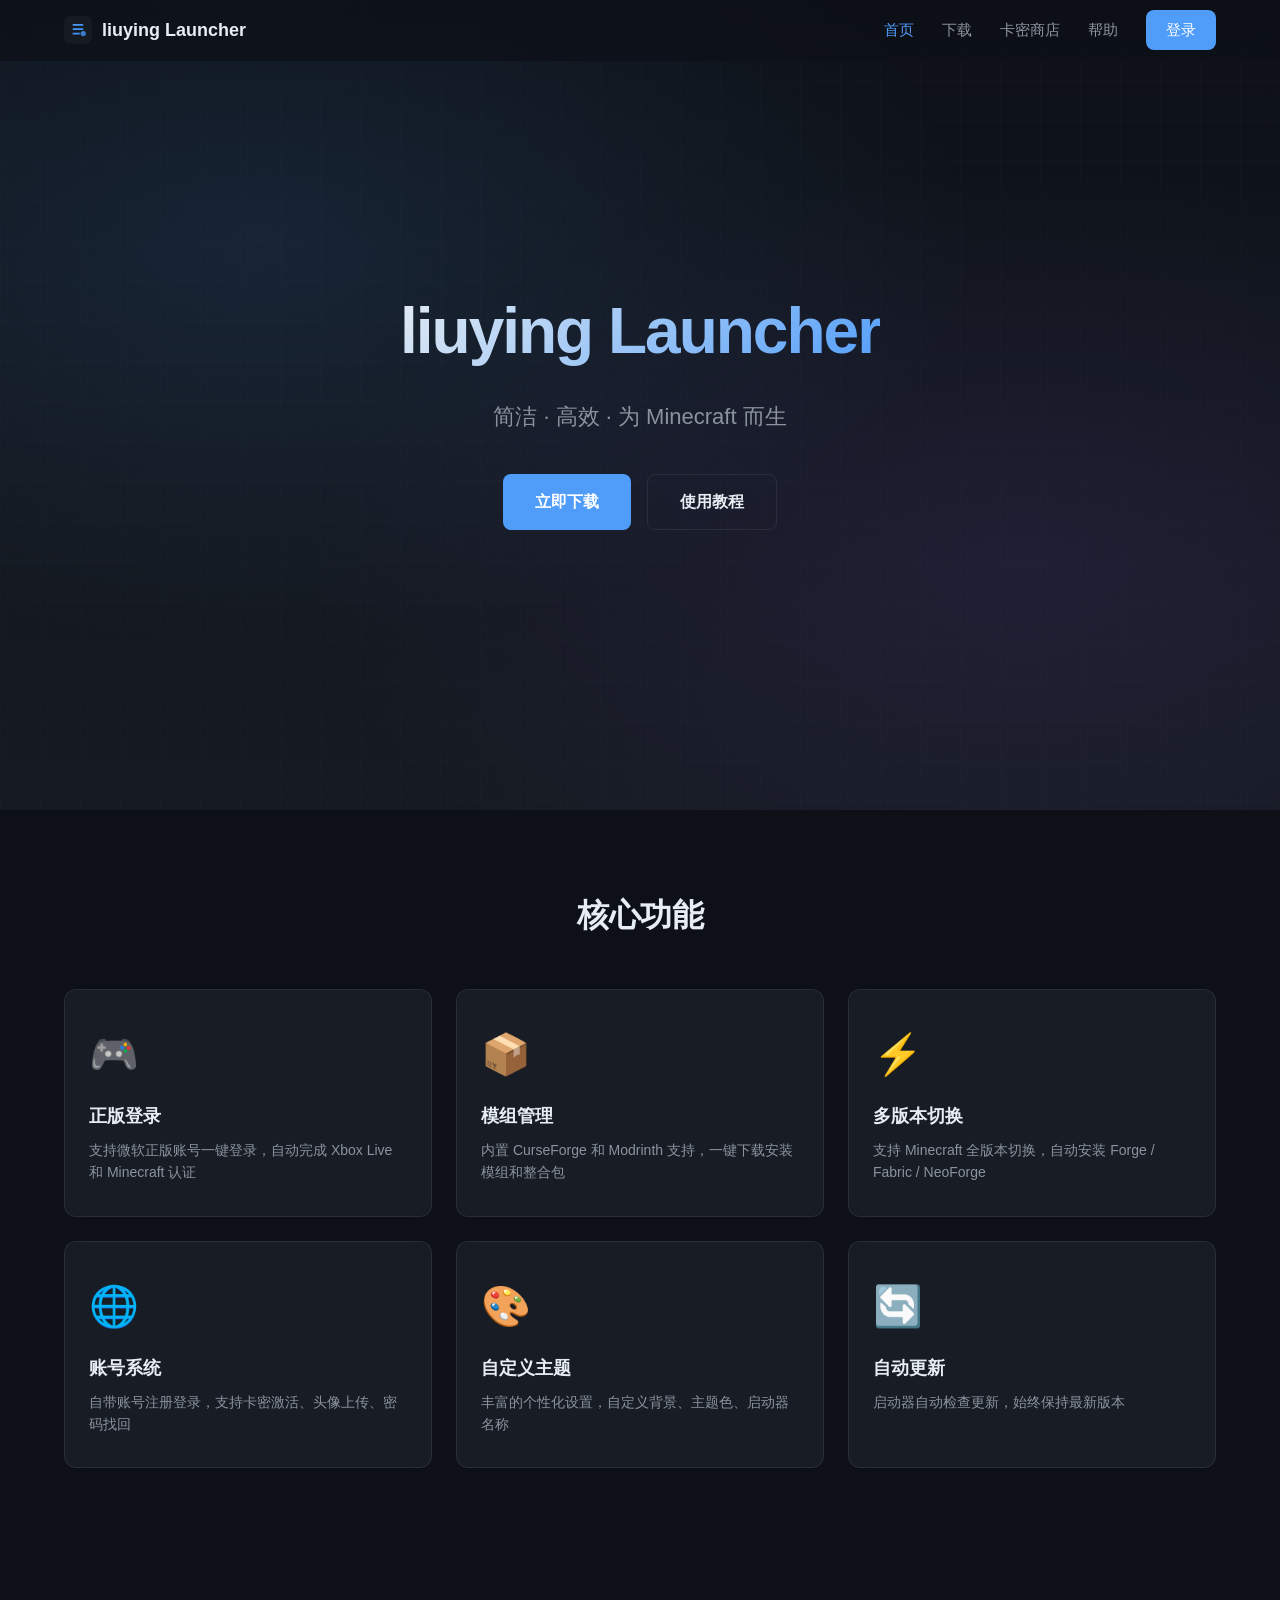
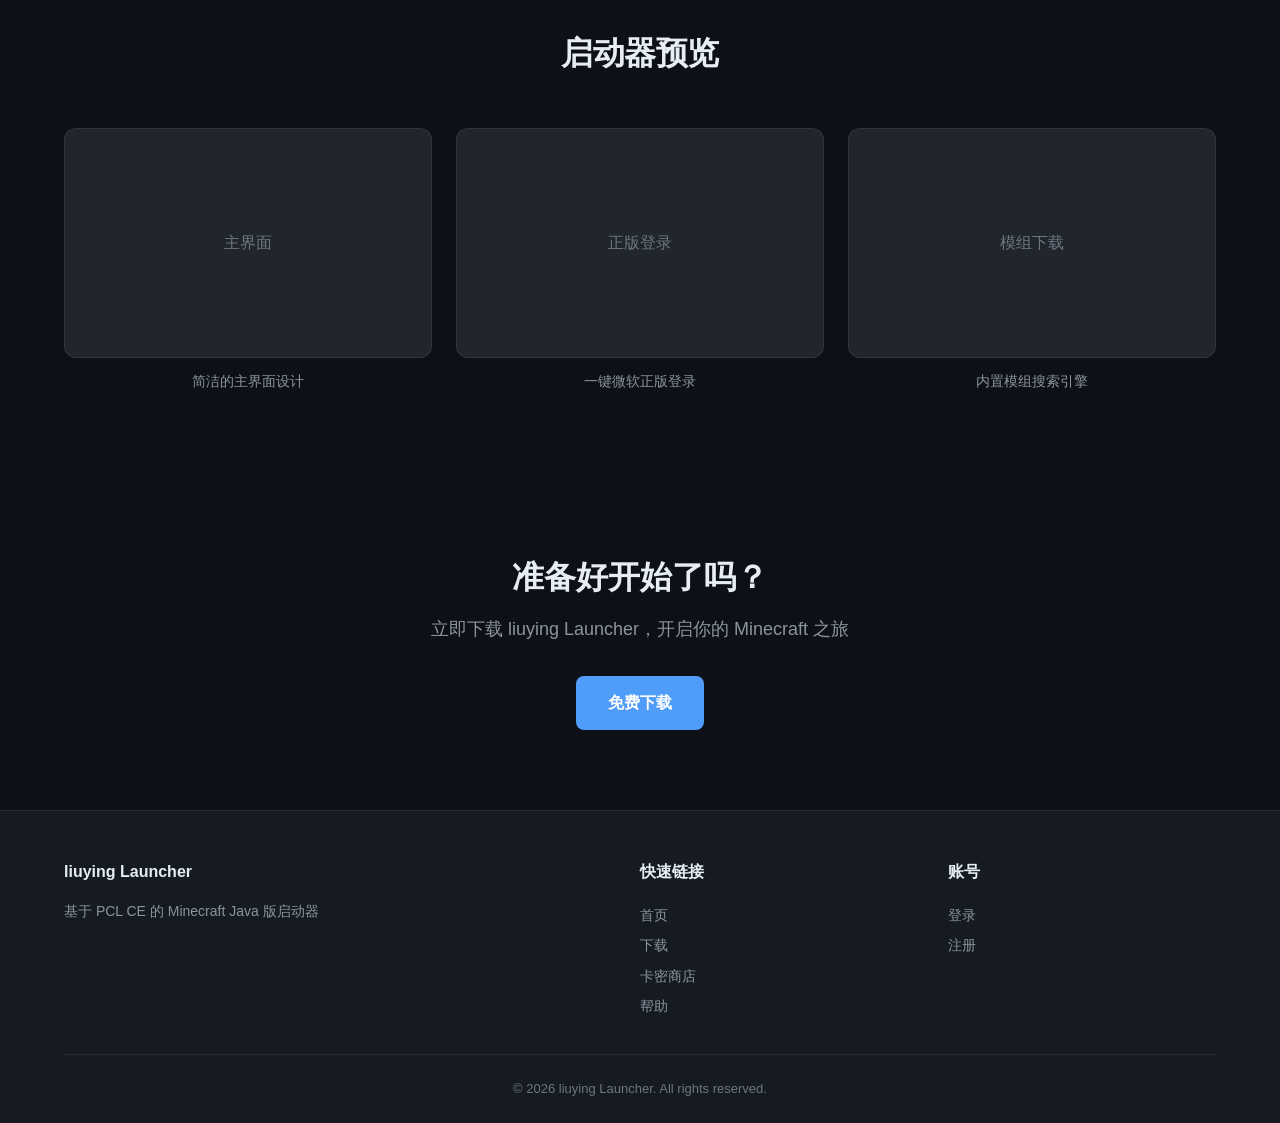
<file: index.html>
<!DOCTYPE html>
<html lang="zh-CN">
<head>
    <meta charset="UTF-8">
    <meta name="viewport" content="width=device-width, initial-scale=1.0">
    <title>liuying Launcher - Minecraft 启动器</title>
    <meta name="description" content="liuying Launcher - 基于 PCL CE 的 Minecraft Java 版启动器，支持正版登录、模组管理、多版本切换">
    <link rel="icon" href="favicon.svg" type="image/svg+xml">
    <link rel="stylesheet" href="css/style.css">
    <link rel="stylesheet" href="css/index.css">
</head>
<body>
    <!-- 导航栏 -->
    <nav class="navbar" id="navbar">
        <div class="nav-container">
            <a href="index.html" class="nav-logo">
                <img src="favicon.svg" alt="logo" class="nav-logo-icon">
                <span>liuying Launcher</span>
            </a>
            <div class="nav-links" id="navLinks">
                <a href="index.html" class="nav-link active">首页</a>
                <a href="download.html" class="nav-link">下载</a>
                <a href="shop.html" class="nav-link">卡密商店</a>
                <a href="help.html" class="nav-link">帮助</a>
                <a href="account.html" class="nav-link nav-btn" id="navAccount">登录</a>
            </div>
            <button class="nav-toggle" id="navToggle" aria-label="菜单">
                <span></span><span></span><span></span>
            </button>
        </div>
    </nav>

    <!-- Hero 区域 -->
    <section class="hero">
        <div class="hero-bg"></div>
        <div class="hero-content">
            <h1 class="hero-title">liuying Launcher</h1>
            <p class="hero-subtitle">简洁 · 高效 · 为 Minecraft 而生</p>
            <div class="hero-buttons">
                <a href="download.html" class="btn btn-primary btn-lg">立即下载</a>
                <a href="help.html" class="btn btn-outline btn-lg">使用教程</a>
            </div>
        </div>
    </section>

    <!-- 功能特性 -->
    <section class="features section">
        <div class="container">
            <h2 class="section-title">核心功能</h2>
            <div class="features-grid">
                <div class="feature-card">
                    <div class="feature-icon">🎮</div>
                    <h3>正版登录</h3>
                    <p>支持微软正版账号一键登录，自动完成 Xbox Live 和 Minecraft 认证</p>
                </div>
                <div class="feature-card">
                    <div class="feature-icon">📦</div>
                    <h3>模组管理</h3>
                    <p>内置 CurseForge 和 Modrinth 支持，一键下载安装模组和整合包</p>
                </div>
                <div class="feature-card">
                    <div class="feature-icon">⚡</div>
                    <h3>多版本切换</h3>
                    <p>支持 Minecraft 全版本切换，自动安装 Forge / Fabric / NeoForge</p>
                </div>
                <div class="feature-card">
                    <div class="feature-icon">🌐</div>
                    <h3>账号系统</h3>
                    <p>自带账号注册登录，支持卡密激活、头像上传、密码找回</p>
                </div>
                <div class="feature-card">
                    <div class="feature-icon">🎨</div>
                    <h3>自定义主题</h3>
                    <p>丰富的个性化设置，自定义背景、主题色、启动器名称</p>
                </div>
                <div class="feature-card">
                    <div class="feature-icon">🔄</div>
                    <h3>自动更新</h3>
                    <p>启动器自动检查更新，始终保持最新版本</p>
                </div>
            </div>
        </div>
    </section>

    <!-- 截图展示 -->
    <section class="screenshots section">
        <div class="container">
            <h2 class="section-title">启动器预览</h2>
            <div class="screenshot-grid">
                <div class="screenshot-card">
                    <div class="screenshot-placeholder">
                        <span>主界面</span>
                    </div>
                    <p>简洁的主界面设计</p>
                </div>
                <div class="screenshot-card">
                    <div class="screenshot-placeholder">
                        <span>正版登录</span>
                    </div>
                    <p>一键微软正版登录</p>
                </div>
                <div class="screenshot-card">
                    <div class="screenshot-placeholder">
                        <span>模组下载</span>
                    </div>
                    <p>内置模组搜索引擎</p>
                </div>
            </div>
        </div>
    </section>

    <!-- 下载入口 -->
    <section class="cta section">
        <div class="container">
            <h2 class="cta-title">准备好开始了吗？</h2>
            <p class="cta-text">立即下载 liuying Launcher，开启你的 Minecraft 之旅</p>
            <a href="download.html" class="btn btn-primary btn-lg">免费下载</a>
        </div>
    </section>

    <!-- 页脚 -->
    <footer class="footer">
        <div class="container">
            <div class="footer-grid">
                <div class="footer-col">
                    <h4>liuying Launcher</h4>
                    <p>基于 PCL CE 的 Minecraft Java 版启动器</p>
                </div>
                <div class="footer-col">
                    <h4>快速链接</h4>
                    <a href="index.html">首页</a>
                    <a href="download.html">下载</a>
                    <a href="shop.html">卡密商店</a>
                    <a href="help.html">帮助</a>
                </div>
                <div class="footer-col">
                    <h4>账号</h4>
                    <a href="account.html">登录</a>
                    <a href="account.html#register">注册</a>
                </div>
            </div>
            <div class="footer-bottom">
                <p>&copy; 2026 liuying Launcher. All rights reserved.</p>
            </div>
        </div>
    </footer>

    <script src="js/main.js"></script>
</body>
</html>
</file>
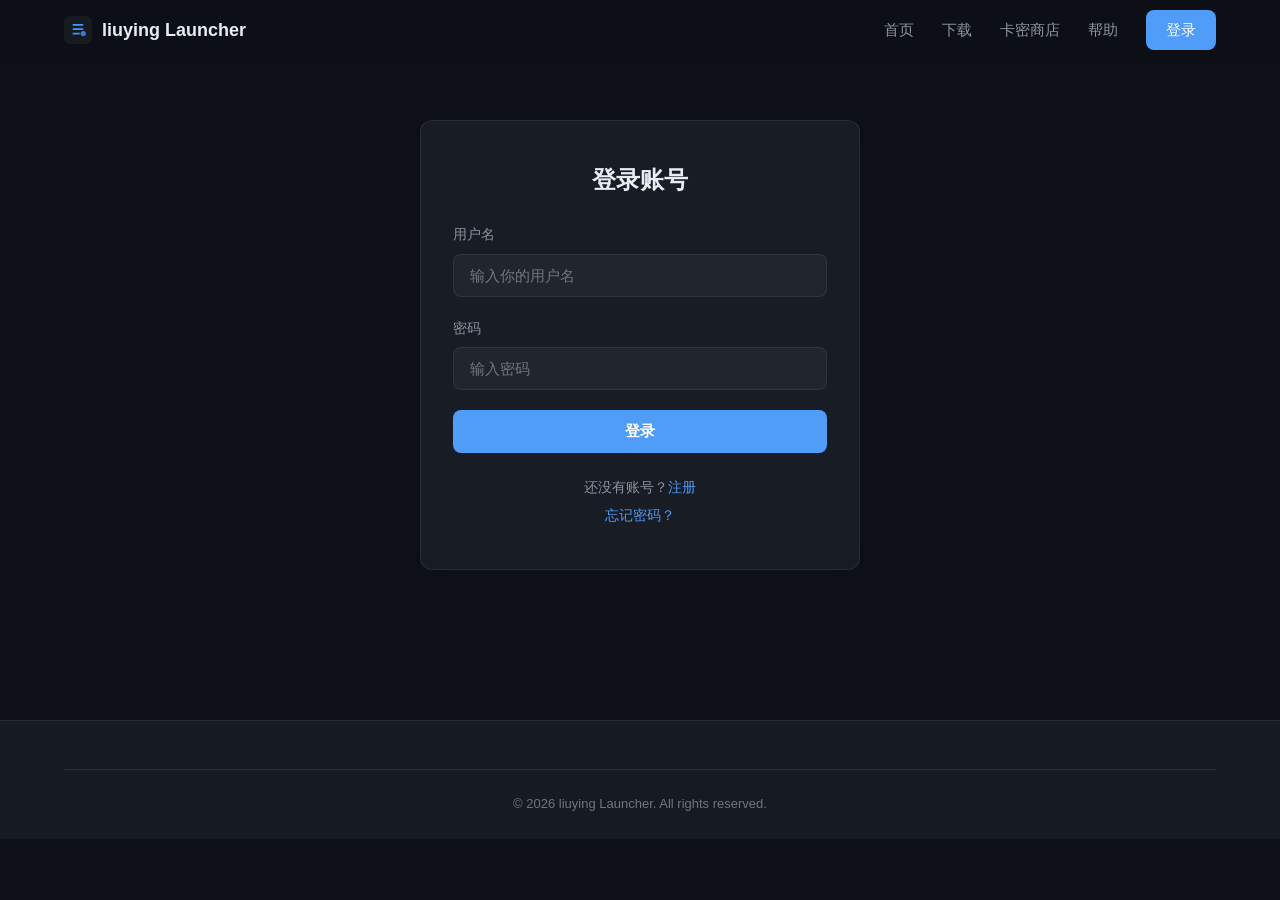
<file: account.html>
<!DOCTYPE html>
<html lang="zh-CN">
<head>
    <meta charset="UTF-8">
    <meta name="viewport" content="width=device-width, initial-scale=1.0">
    <title>账号 - liuying Launcher</title>
    <link rel="icon" href="favicon.svg" type="image/svg+xml">
    <link rel="stylesheet" href="css/style.css">
    <link rel="stylesheet" href="css/account.css">
</head>
<body>
    <nav class="navbar" id="navbar">
        <div class="nav-container">
            <a href="index.html" class="nav-logo">
                <img src="favicon.svg" alt="logo" class="nav-logo-icon">
                <span>liuying Launcher</span>
            </a>
            <div class="nav-links" id="navLinks">
                <a href="index.html" class="nav-link">首页</a>
                <a href="download.html" class="nav-link">下载</a>
                <a href="shop.html" class="nav-link">卡密商店</a>
                <a href="help.html" class="nav-link">帮助</a>
                <a href="account.html" class="nav-link nav-btn active" id="navAccount">登录</a>
            </div>
            <button class="nav-toggle" id="navToggle" aria-label="菜单">
                <span></span><span></span><span></span>
            </button>
        </div>
    </nav>

    <section class="account-section" style="padding-top: 120px;">
        <div class="container">
            <!-- 登录/注册 -->
            <div class="auth-card" id="authCard">
                <!-- 登录 -->
                <div class="auth-form" id="loginForm">
                    <h2 class="auth-title">登录账号</h2>
                    <div id="loginAlert"></div>
                    <div class="form-group">
                        <label class="form-label">用户名</label>
                        <input type="text" class="form-input" id="loginName" placeholder="输入你的用户名">
                    </div>
                    <div class="form-group">
                        <label class="form-label">密码</label>
                        <input type="password" class="form-input" id="loginPass" placeholder="输入密码">
                    </div>
                    <button class="btn btn-primary btn-block" id="loginBtn" onclick="doLogin()">登录</button>
                    <p class="auth-switch">
                        还没有账号？<a href="#" onclick="showRegister(); return false;">注册</a><br>
                        <a href="#" onclick="showReset(); return false;">忘记密码？</a>
                    </p>
                </div>

                <!-- 注册 -->
                <div class="auth-form" id="registerForm" style="display: none;">
                    <h2 class="auth-title">注册账号</h2>
                    <div id="registerAlert"></div>
                    <div class="form-group">
                        <label class="form-label">用户名</label>
                        <input type="text" class="form-input" id="regName" placeholder="3-16 位字母数字下划线">
                    </div>
                    <div class="form-group">
                        <label class="form-label">密码</label>
                        <input type="password" class="form-input" id="regPass" placeholder="设置密码">
                    </div>
                    <div class="form-group">
                        <label class="form-label">邮箱</label>
                        <input type="email" class="form-input" id="regEmail" placeholder="用于验证和找回密码">
                    </div>
                    <div class="form-group">
                        <label class="form-label">验证码</label>
                        <div class="code-row">
                            <input type="text" class="form-input" id="regCode" placeholder="邮箱验证码">
                            <button class="btn btn-outline" id="sendCodeBtn" onclick="sendCode()">发送</button>
                        </div>
                    </div>
                    <div class="form-group">
                        <label class="form-label">卡密 <span class="optional">(可选)</span></label>
                        <input type="text" class="form-input" id="regCardKey" placeholder="如有卡密请填写">
                    </div>
                    <button class="btn btn-primary btn-block" id="registerBtn" onclick="doRegister()">注册</button>
                    <p class="auth-switch">
                        已有账号？<a href="#" onclick="showLogin(); return false;">登录</a>
                    </p>
                </div>

                <!-- 重置密码 -->
                <div class="auth-form" id="resetForm" style="display: none;">
                    <h2 class="auth-title">重置密码</h2>
                    <div id="resetAlert"></div>
                    <div class="form-group">
                        <label class="form-label">用户名</label>
                        <input type="text" class="form-input" id="resetName" placeholder="输入你的用户名">
                    </div>
                    <div class="form-group">
                        <label class="form-label">邮箱</label>
                        <input type="email" class="form-input" id="resetEmail" placeholder="注册时填写的邮箱">
                    </div>
                    <div class="form-group">
                        <label class="form-label">验证码</label>
                        <div class="code-row">
                            <input type="text" class="form-input" id="resetCode" placeholder="邮箱验证码">
                            <button class="btn btn-outline" id="resetSendBtn" onclick="sendResetCode()">发送</button>
                        </div>
                    </div>
                    <div class="form-group">
                        <label class="form-label">新密码</label>
                        <input type="password" class="form-input" id="resetPass" placeholder="设置新密码">
                    </div>
                    <button class="btn btn-primary btn-block" onclick="doReset()">重置密码</button>
                    <p class="auth-switch">
                        <a href="#" onclick="showLogin(); return false;">返回登录</a>
                    </p>
                </div>
            </div>

            <!-- 个人中心 -->
            <div class="profile-card" id="profileCard" style="display: none;">
                <h2 class="auth-title">个人中心</h2>
                <div class="profile-header">
                    <div class="profile-avatar" id="profileAvatar">👤</div>
                    <div class="profile-info">
                        <h3 id="profileName">用户名</h3>
                        <p id="profileCreated">注册时间：-</p>
                        <p id="profileLastLogin">上次登录：-</p>
                    </div>
                </div>
                <div class="profile-actions">
                    <button class="btn btn-outline" onclick="showAvatarUpload()">上传头像</button>
                    <button class="btn btn-outline" onclick="showChangePass()">修改密码</button>
                    <button class="btn btn-outline" style="color: var(--red);" onclick="doLogout()">退出登录</button>
                </div>

                <!-- 头像上传 -->
                <div class="sub-form" id="avatarForm" style="display: none;">
                    <h4>上传头像</h4>
                    <div class="form-group">
                        <label class="form-label">选择图片 (PNG, &lt;300KB)</label>
                        <input type="file" class="form-input" id="avatarFile" accept="image/png,image/jpeg">
                    </div>
                    <button class="btn btn-primary btn-block" onclick="uploadAvatar()">上传</button>
                </div>

                <!-- 修改密码 -->
                <div class="sub-form" id="passForm" style="display: none;">
                    <h4>修改密码</h4>
                    <div class="form-group">
                        <label class="form-label">旧密码</label>
                        <input type="password" class="form-input" id="oldPass" placeholder="当前密码">
                    </div>
                    <div class="form-group">
                        <label class="form-label">新密码</label>
                        <input type="password" class="form-input" id="newPass" placeholder="新密码">
                    </div>
                    <button class="btn btn-primary btn-block" onclick="changePass()">修改</button>
                </div>
            </div>
        </div>
    </section>

    <footer class="footer">
        <div class="container">
            <div class="footer-bottom">
                <p>&copy; 2026 liuying Launcher. All rights reserved.</p>
            </div>
        </div>
    </footer>

    <script src="js/main.js"></script>
    <script src="js/account.js"></script>
</body>
</html>
</file>
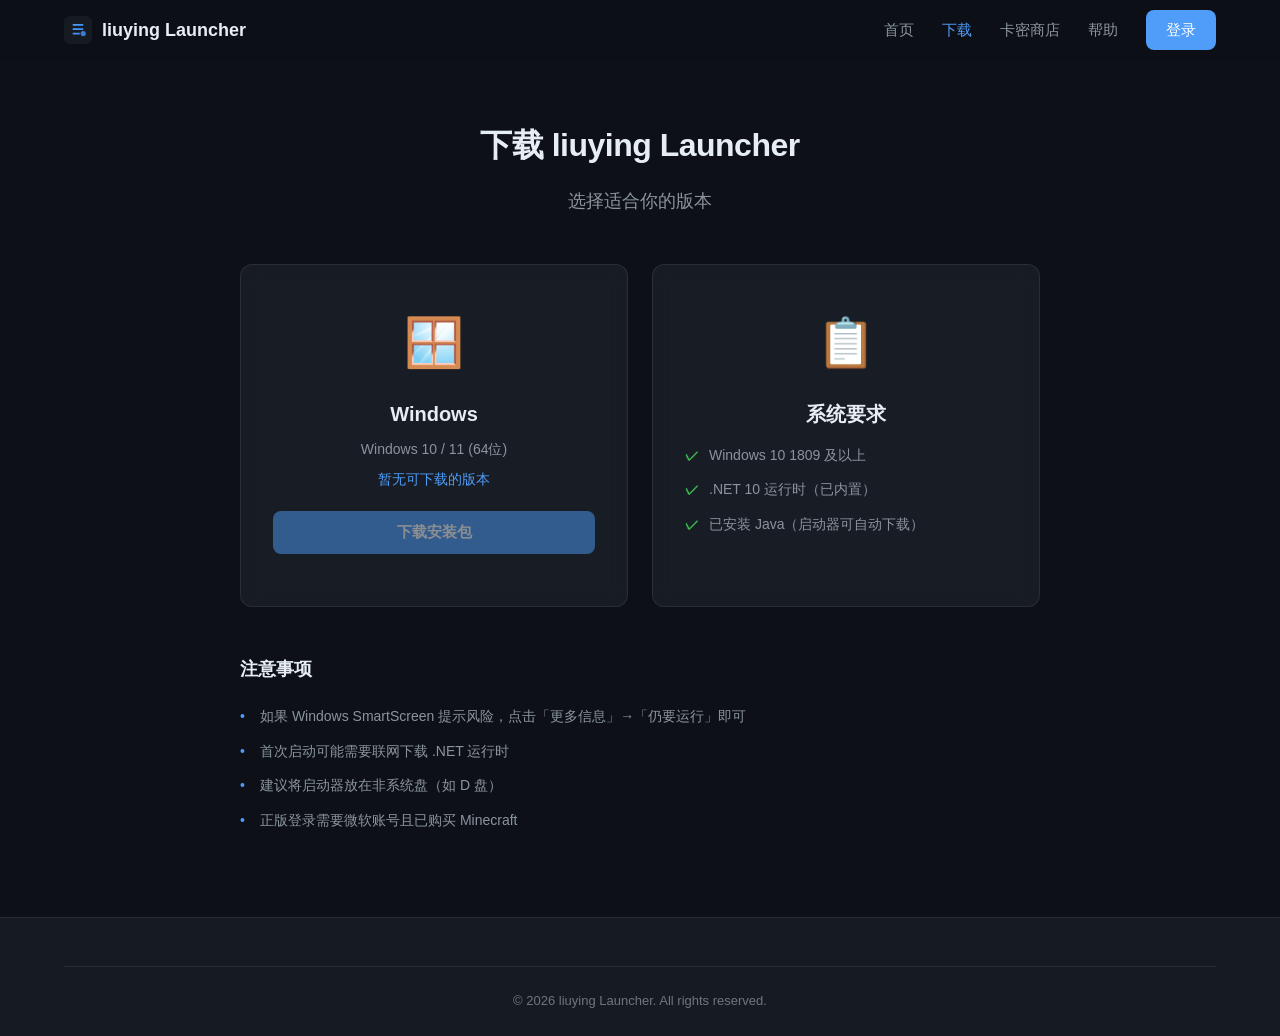
<file: download.html>
<!DOCTYPE html>
<html lang="zh-CN">
<head>
    <meta charset="UTF-8">
    <meta name="viewport" content="width=device-width, initial-scale=1.0">
    <title>下载 - liuying Launcher</title>
    <link rel="icon" href="favicon.svg" type="image/svg+xml">
    <link rel="stylesheet" href="css/style.css">
    <link rel="stylesheet" href="css/download.css">
</head>
<body>
    <nav class="navbar" id="navbar">
        <div class="nav-container">
            <a href="index.html" class="nav-logo">
                <img src="favicon.svg" alt="logo" class="nav-logo-icon">
                <span>liuying Launcher</span>
            </a>
            <div class="nav-links" id="navLinks">
                <a href="index.html" class="nav-link">首页</a>
                <a href="download.html" class="nav-link active">下载</a>
                <a href="shop.html" class="nav-link">卡密商店</a>
                <a href="help.html" class="nav-link">帮助</a>
                <a href="account.html" class="nav-link nav-btn" id="navAccount">登录</a>
            </div>
            <button class="nav-toggle" id="navToggle" aria-label="菜单">
                <span></span><span></span><span></span>
            </button>
        </div>
    </nav>

    <section class="download-section section" style="padding-top: 120px;">
        <div class="container">
            <h1 class="section-title">下载 liuying Launcher</h1>
            <p class="download-subtitle">选择适合你的版本</p>

            <div class="download-grid">
                <div class="download-card">
                    <div class="download-icon">🪟</div>
                    <h3>Windows</h3>
                    <p class="download-info">Windows 10 / 11 (64位)</p>
                    <p class="download-size" id="dlSize">正在获取版本信息...</p>
                    <button class="btn btn-primary btn-block" id="dlBtn" onclick="downloadLauncher()">
                        下载安装包
                    </button>
                    <div class="download-meta" id="dlMeta"></div>
                </div>

                <div class="download-card">
                    <div class="download-icon">📋</div>
                    <h3>系统要求</h3>
                    <ul class="download-requirements">
                        <li>Windows 10 1809 及以上</li>
                        <li>.NET 10 运行时（已内置）</li>
                        <li>已安装 Java（启动器可自动下载）</li>
                    </ul>
                </div>
            </div>

            <div class="download-notes">
                <h3>注意事项</h3>
                <ul>
                    <li>如果 Windows SmartScreen 提示风险，点击「更多信息」→「仍要运行」即可</li>
                    <li>首次启动可能需要联网下载 .NET 运行时</li>
                    <li>建议将启动器放在非系统盘（如 D 盘）</li>
                    <li>正版登录需要微软账号且已购买 Minecraft</li>
                </ul>
            </div>
        </div>
    </section>

    <footer class="footer">
        <div class="container">
            <div class="footer-bottom">
                <p>&copy; 2026 liuying Launcher. All rights reserved.</p>
            </div>
        </div>
    </footer>

    <script src="js/main.js"></script>
    <script>
        async function checkUpdate() {
            const res = await api('/api/v1/launcher/version');
            if (res.ok) {
                document.getElementById('dlSize').textContent = `版本 ${res.version} · ${(res.size / 1024 / 1024).toFixed(1)} MB`;
                document.getElementById('dlMeta').innerHTML = `
                    <p>SHA256: ${res.sha256?.substring(0, 16)}...</p>
                `;
            } else {
                document.getElementById('dlSize').textContent = '暂无可下载的版本';
                document.getElementById('dlBtn').disabled = true;
            }
        }

        function downloadLauncher() {
            window.open(API_BASE + '/api/v1/launcher/download', '_blank');
        }

        checkUpdate();
    </script>
</body>
</html>
</file>
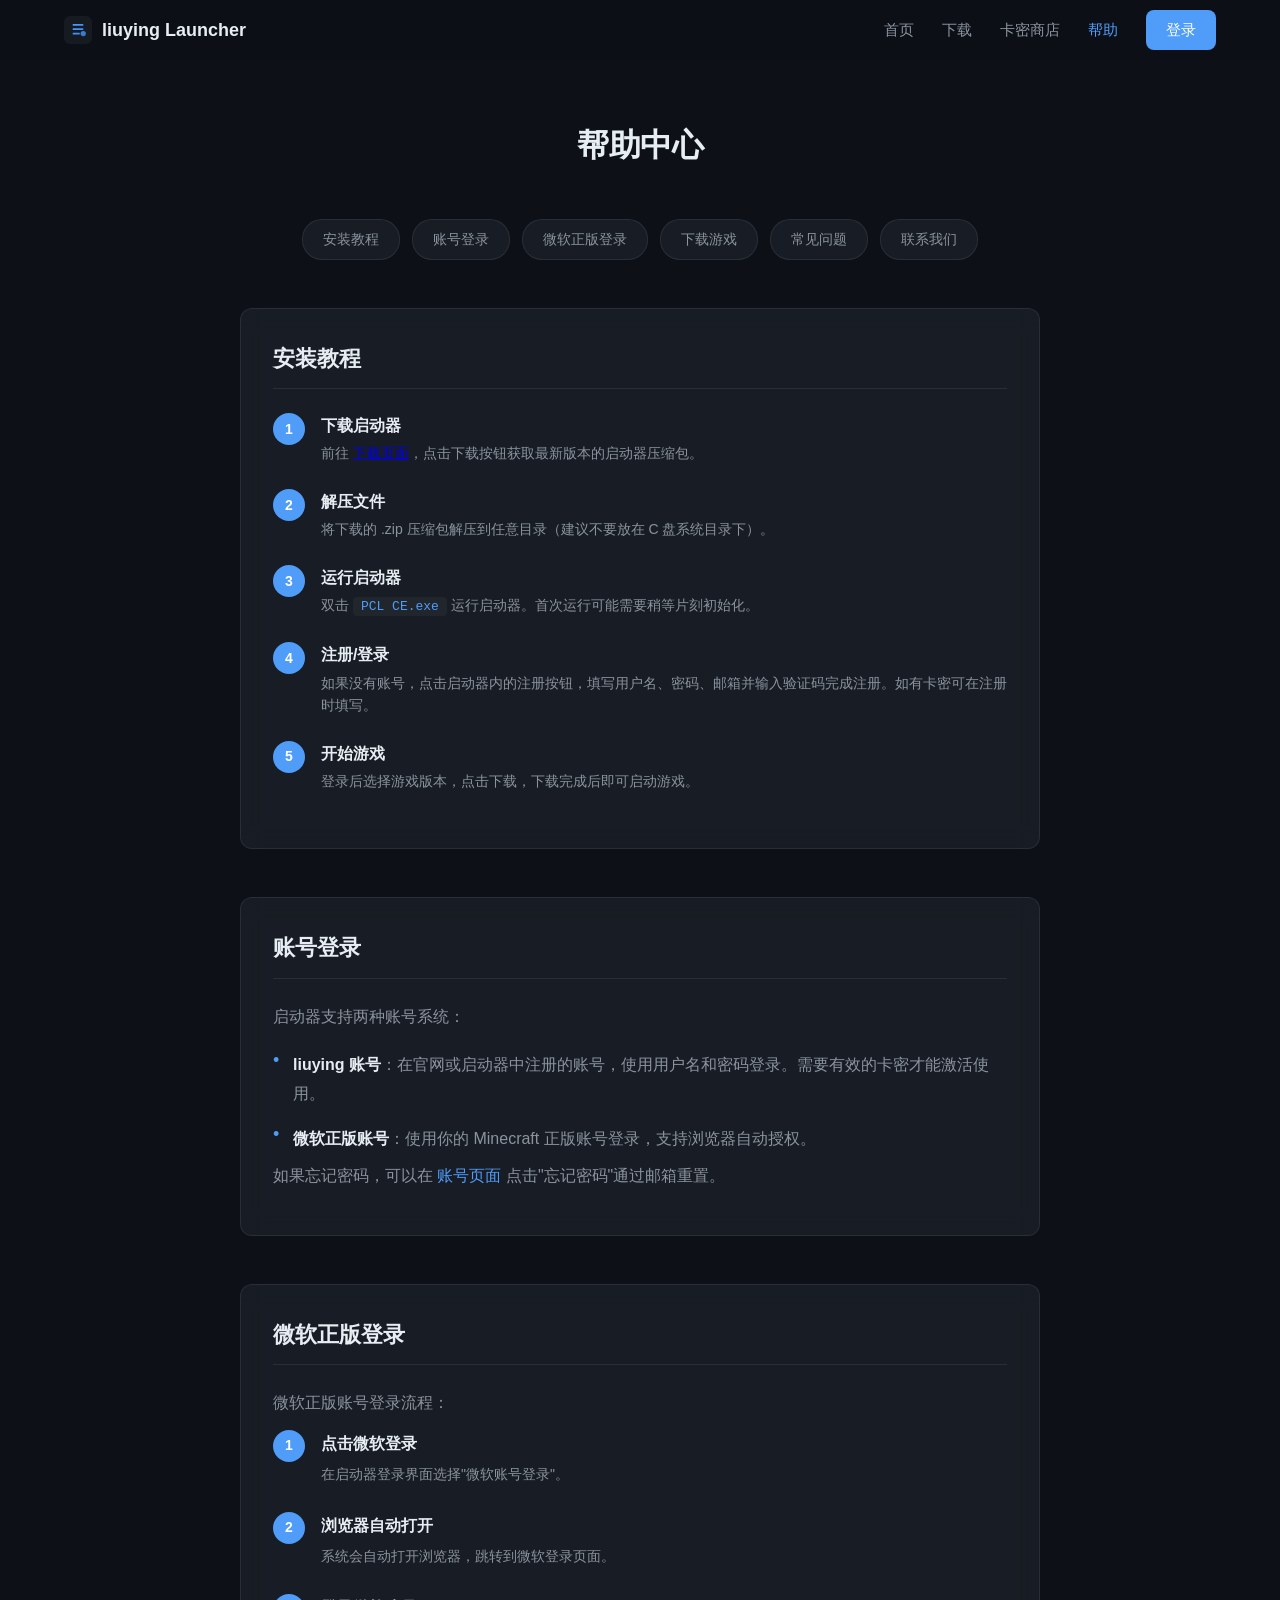
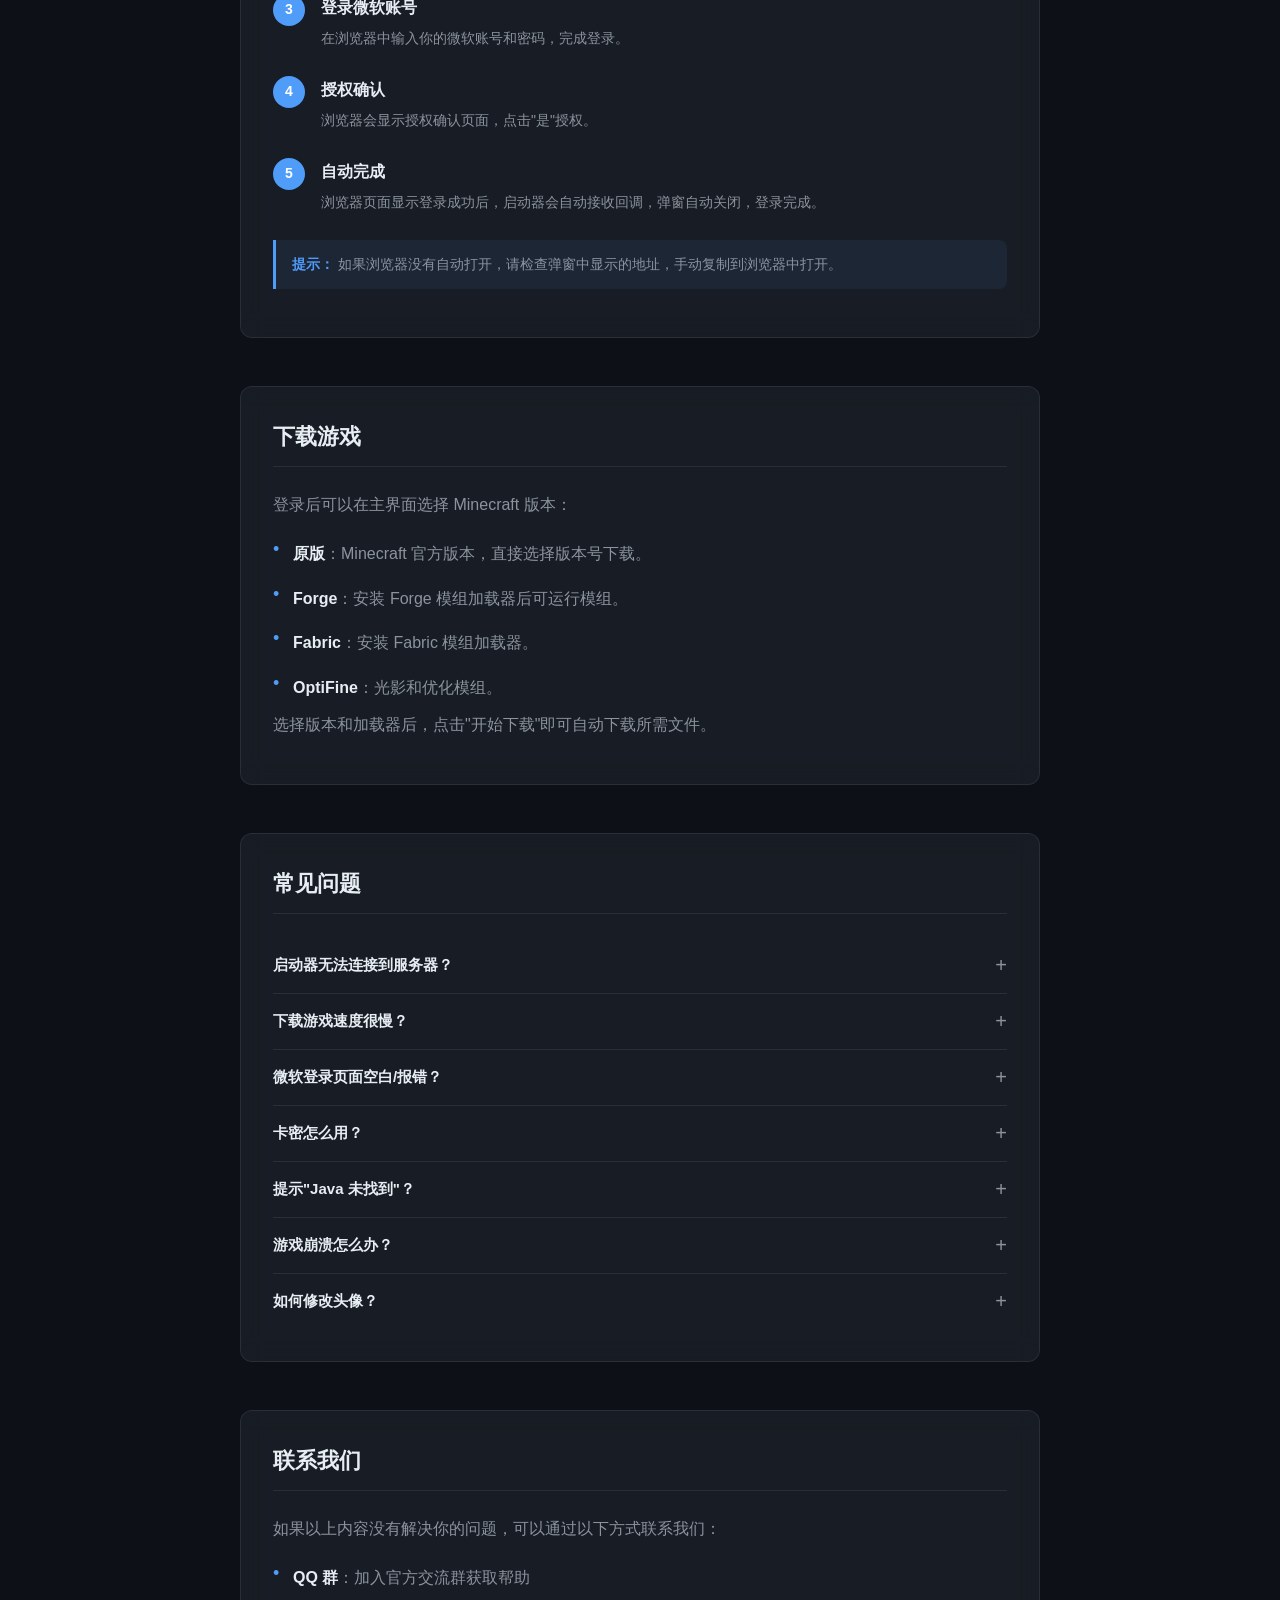
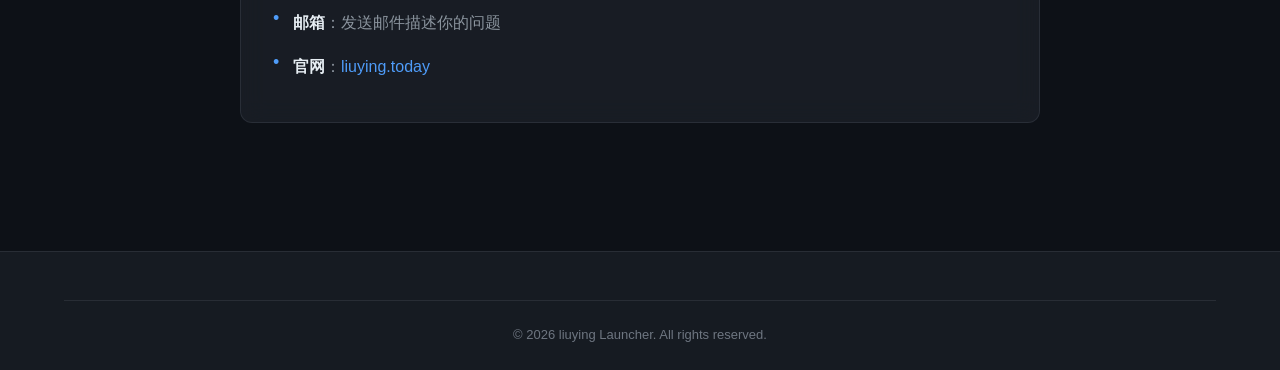
<file: help.html>
<!DOCTYPE html>
<html lang="zh-CN">
<head>
    <meta charset="UTF-8">
    <meta name="viewport" content="width=device-width, initial-scale=1.0">
    <title>帮助 - liuying Launcher</title>
    <link rel="icon" href="favicon.svg" type="image/svg+xml">
    <link rel="stylesheet" href="css/style.css">
    <link rel="stylesheet" href="css/help.css">
</head>
<body>
    <nav class="navbar" id="navbar">
        <div class="nav-container">
            <a href="index.html" class="nav-logo">
                <img src="favicon.svg" alt="logo" class="nav-logo-icon">
                <span>liuying Launcher</span>
            </a>
            <div class="nav-links" id="navLinks">
                <a href="index.html" class="nav-link">首页</a>
                <a href="download.html" class="nav-link">下载</a>
                <a href="shop.html" class="nav-link">卡密商店</a>
                <a href="help.html" class="nav-link active">帮助</a>
                <a href="account.html" class="nav-link nav-btn" id="navAccount">登录</a>
            </div>
            <button class="nav-toggle" id="navToggle" aria-label="菜单">
                <span></span><span></span><span></span>
            </button>
        </div>
    </nav>

    <section class="help-section" style="padding-top: 120px;">
        <div class="container">
            <h1 class="section-title">帮助中心</h1>

            <!-- 快速导航 -->
            <div class="help-nav">
                <a href="#install" class="help-nav-link">安装教程</a>
                <a href="#login" class="help-nav-link">账号登录</a>
                <a href="#ms-login" class="help-nav-link">微软正版登录</a>
                <a href="#download" class="help-nav-link">下载游戏</a>
                <a href="#faq" class="help-nav-link">常见问题</a>
                <a href="#contact" class="help-nav-link">联系我们</a>
            </div>

            <!-- 安装教程 -->
            <div class="help-block" id="install">
                <h2 class="help-block-title">安装教程</h2>
                <ol class="help-steps">
                    <li>
                        <strong>下载启动器</strong>
                        <p>前往 <a href="download.html">下载页面</a>，点击下载按钮获取最新版本的启动器压缩包。</p>
                    </li>
                    <li>
                        <strong>解压文件</strong>
                        <p>将下载的 .zip 压缩包解压到任意目录（建议不要放在 C 盘系统目录下）。</p>
                    </li>
                    <li>
                        <strong>运行启动器</strong>
                        <p>双击 <code>PCL CE.exe</code> 运行启动器。首次运行可能需要稍等片刻初始化。</p>
                    </li>
                    <li>
                        <strong>注册/登录</strong>
                        <p>如果没有账号，点击启动器内的注册按钮，填写用户名、密码、邮箱并输入验证码完成注册。如有卡密可在注册时填写。</p>
                    </li>
                    <li>
                        <strong>开始游戏</strong>
                        <p>登录后选择游戏版本，点击下载，下载完成后即可启动游戏。</p>
                    </li>
                </ol>
            </div>

            <!-- 账号登录 -->
            <div class="help-block" id="login">
                <h2 class="help-block-title">账号登录</h2>
                <div class="help-content">
                    <p>启动器支持两种账号系统：</p>
                    <ul class="help-list">
                        <li><strong>liuying 账号</strong>：在官网或启动器中注册的账号，使用用户名和密码登录。需要有效的卡密才能激活使用。</li>
                        <li><strong>微软正版账号</strong>：使用你的 Minecraft 正版账号登录，支持浏览器自动授权。</li>
                    </ul>
                    <p>如果忘记密码，可以在 <a href="account.html">账号页面</a> 点击"忘记密码"通过邮箱重置。</p>
                </div>
            </div>

            <!-- 微软正版登录 -->
            <div class="help-block" id="ms-login">
                <h2 class="help-block-title">微软正版登录</h2>
                <div class="help-content">
                    <p>微软正版账号登录流程：</p>
                    <ol class="help-steps">
                        <li>
                            <strong>点击微软登录</strong>
                            <p>在启动器登录界面选择"微软账号登录"。</p>
                        </li>
                        <li>
                            <strong>浏览器自动打开</strong>
                            <p>系统会自动打开浏览器，跳转到微软登录页面。</p>
                        </li>
                        <li>
                            <strong>登录微软账号</strong>
                            <p>在浏览器中输入你的微软账号和密码，完成登录。</p>
                        </li>
                        <li>
                            <strong>授权确认</strong>
                            <p>浏览器会显示授权确认页面，点击"是"授权。</p>
                        </li>
                        <li>
                            <strong>自动完成</strong>
                            <p>浏览器页面显示登录成功后，启动器会自动接收回调，弹窗自动关闭，登录完成。</p>
                        </li>
                    </ol>
                    <div class="help-tip">
                        <strong>提示：</strong> 如果浏览器没有自动打开，请检查弹窗中显示的地址，手动复制到浏览器中打开。
                    </div>
                </div>
            </div>

            <!-- 下载游戏 -->
            <div class="help-block" id="download">
                <h2 class="help-block-title">下载游戏</h2>
                <div class="help-content">
                    <p>登录后可以在主界面选择 Minecraft 版本：</p>
                    <ul class="help-list">
                        <li><strong>原版</strong>：Minecraft 官方版本，直接选择版本号下载。</li>
                        <li><strong>Forge</strong>：安装 Forge 模组加载器后可运行模组。</li>
                        <li><strong>Fabric</strong>：安装 Fabric 模组加载器。</li>
                        <li><strong>OptiFine</strong>：光影和优化模组。</li>
                    </ul>
                    <p>选择版本和加载器后，点击"开始下载"即可自动下载所需文件。</p>
                </div>
            </div>

            <!-- 常见问题 -->
            <div class="help-block" id="faq">
                <h2 class="help-block-title">常见问题</h2>

                <div class="faq-item">
                    <button class="faq-question" onclick="toggleFaq(this)">
                        启动器无法连接到服务器？
                        <span class="faq-icon">+</span>
                    </button>
                    <div class="faq-answer">
                        <p>请检查网络连接是否正常。如果使用代理，请确保代理设置正确。服务器可能偶尔维护，请稍后再试。</p>
                    </div>
                </div>

                <div class="faq-item">
                    <button class="faq-question" onclick="toggleFaq(this)">
                        下载游戏速度很慢？
                        <span class="faq-icon">+</span>
                    </button>
                    <div class="faq-answer">
                        <p>可以在启动器设置中切换下载源。如果在国内，建议使用 BMCLAPI 源以获得更快的下载速度。</p>
                    </div>
                </div>

                <div class="faq-item">
                    <button class="faq-question" onclick="toggleFaq(this)">
                        微软登录页面空白/报错？
                        <span class="faq-icon">+</span>
                    </button>
                    <div class="faq-answer">
                        <p>请确保使用主流浏览器（Chrome、Edge）。如果页面空白，尝试清除浏览器缓存或使用无痕模式重新登录。</p>
                    </div>
                </div>

                <div class="faq-item">
                    <button class="faq-question" onclick="toggleFaq(this)">
                        卡密怎么用？
                        <span class="faq-icon">+</span>
                    </button>
                    <div class="faq-answer">
                        <p>卡密在注册账号时填入"卡密"字段即可激活。已注册的账号可以在启动器内点击"激活卡密"延长使用期限。</p>
                    </div>
                </div>

                <div class="faq-item">
                    <button class="faq-question" onclick="toggleFaq(this)">
                        提示"Java 未找到"？
                        <span class="faq-icon">+</span>
                    </button>
                    <div class="faq-answer">
                        <p>Minecraft 需要 Java 运行环境。启动器通常会自动下载 Java，如果没有自动下载，请手动安装 Java 17 或以上版本。</p>
                    </div>
                </div>

                <div class="faq-item">
                    <button class="faq-question" onclick="toggleFaq(this)">
                        游戏崩溃怎么办？
                        <span class="faq-icon">+</span>
                    </button>
                    <div class="faq-answer">
                        <p>查看启动器日志（设置 &rarr; 日志），常见的崩溃原因包括：内存不足、模组冲突、Java 版本不匹配。可以尝试减少内存分配或检查模组兼容性。</p>
                    </div>
                </div>

                <div class="faq-item">
                    <button class="faq-question" onclick="toggleFaq(this)">
                        如何修改头像？
                        <span class="faq-icon">+</span>
                    </button>
                    <div class="faq-answer">
                        <p>登录后在 <a href="account.html">个人中心</a> 点击"上传头像"，选择 PNG 格式的图片（300KB 以内）上传即可。</p>
                    </div>
                </div>
            </div>

            <!-- 联系我们 -->
            <div class="help-block" id="contact">
                <h2 class="help-block-title">联系我们</h2>
                <div class="help-content">
                    <p>如果以上内容没有解决你的问题，可以通过以下方式联系我们：</p>
                    <ul class="help-list">
                        <li><strong>QQ 群</strong>：加入官方交流群获取帮助</li>
                        <li><strong>邮箱</strong>：发送邮件描述你的问题</li>
                        <li><strong>官网</strong>：<a href="index.html">liuying.today</a></li>
                    </ul>
                </div>
            </div>
        </div>
    </section>

    <footer class="footer">
        <div class="container">
            <div class="footer-bottom">
                <p>&copy; 2026 liuying Launcher. All rights reserved.</p>
            </div>
        </div>
    </footer>

    <script src="js/main.js"></script>
    <script src="js/help.js"></script>
</body>
</html>
</file>
<file: css/style.css>
/* ===== 全局样式 ===== */
:root {
    --bg-primary: #0d1117;
    --bg-secondary: #161b22;
    --bg-tertiary: #21262d;
    --bg-card: rgba(33, 38, 45, 0.6);
    --text-primary: #e6edf3;
    --text-secondary: #8b949e;
    --text-muted: #6e7681;
    --accent: #4f9cf9;
    --accent-hover: #388bfd;
    --accent-glow: rgba(79, 156, 249, 0.15);
    --green: #3fb950;
    --red: #f85149;
    --yellow: #d29922;
    --border: rgba(110, 118, 129, 0.2);
    --radius: 12px;
    --radius-sm: 8px;
    --transition: all 0.3s cubic-bezier(0.4, 0, 0.2, 1);
}

* {
    margin: 0;
    padding: 0;
    box-sizing: border-box;
}

html {
    scroll-behavior: smooth;
}

body {
    font-family: -apple-system, BlinkMacSystemFont, 'Segoe UI', 'PingFang SC', 'Microsoft YaHei', sans-serif;
    background: var(--bg-primary);
    color: var(--text-primary);
    line-height: 1.6;
    overflow-x: hidden;
}

.container {
    max-width: 1200px;
    margin: 0 auto;
    padding: 0 24px;
}

.section {
    padding: 80px 0;
}

.section-title {
    font-size: 32px;
    font-weight: 700;
    text-align: center;
    margin-bottom: 48px;
    letter-spacing: -0.5px;
}

/* ===== 导航栏 ===== */
.navbar {
    position: fixed;
    top: 0;
    left: 0;
    right: 0;
    z-index: 1000;
    transition: var(--transition);
    backdrop-filter: blur(12px);
    background: rgba(13, 17, 23, 0.7);
    border-bottom: 1px solid transparent;
}

.navbar.scrolled {
    background: rgba(13, 17, 23, 0.95);
    border-bottom: 1px solid var(--border);
}

.nav-container {
    max-width: 1200px;
    margin: 0 auto;
    padding: 0 24px;
    height: 60px;
    display: flex;
    align-items: center;
    justify-content: space-between;
}

.nav-logo {
    display: flex;
    align-items: center;
    gap: 10px;
    text-decoration: none;
    color: var(--text-primary);
    font-weight: 600;
    font-size: 18px;
}

.nav-logo-icon {
    width: 28px;
    height: 28px;
}

.nav-links {
    display: flex;
    align-items: center;
    gap: 28px;
}

.nav-link {
    color: var(--text-secondary);
    text-decoration: none;
    font-size: 15px;
    font-weight: 500;
    transition: var(--transition);
    position: relative;
}

.nav-link:hover {
    color: var(--text-primary);
}

.nav-link.active {
    color: var(--accent);
}

.nav-btn {
    background: var(--accent);
    color: #fff !important;
    padding: 8px 20px;
    border-radius: var(--radius-sm);
    transition: var(--transition);
}

.nav-btn:hover {
    background: var(--accent-hover);
    transform: translateY(-1px);
}

.nav-toggle {
    display: none;
    flex-direction: column;
    gap: 4px;
    background: none;
    border: none;
    cursor: pointer;
    padding: 8px;
}

.nav-toggle span {
    width: 22px;
    height: 2px;
    background: var(--text-primary);
    border-radius: 2px;
    transition: var(--transition);
}

/* ===== 按钮 ===== */
.btn {
    display: inline-flex;
    align-items: center;
    justify-content: center;
    gap: 8px;
    padding: 12px 24px;
    border-radius: var(--radius-sm);
    font-size: 15px;
    font-weight: 600;
    text-decoration: none;
    border: none;
    cursor: pointer;
    transition: var(--transition);
    font-family: inherit;
}

.btn-primary {
    background: var(--accent);
    color: #fff;
}

.btn-primary:hover {
    background: var(--accent-hover);
    transform: translateY(-2px);
    box-shadow: 0 8px 24px var(--accent-glow);
}

.btn-outline {
    background: transparent;
    color: var(--text-primary);
    border: 1px solid var(--border);
}

.btn-outline:hover {
    border-color: var(--accent);
    color: var(--accent);
}

.btn-lg {
    padding: 14px 32px;
    font-size: 16px;
}

.btn-block {
    width: 100%;
}

.btn:disabled {
    opacity: 0.5;
    cursor: not-allowed;
}

/* ===== 页脚 ===== */
.footer {
    background: var(--bg-secondary);
    border-top: 1px solid var(--border);
    padding: 48px 0 24px;
}

.footer-grid {
    display: grid;
    grid-template-columns: 2fr 1fr 1fr;
    gap: 40px;
    margin-bottom: 32px;
}

.footer-col h4 {
    font-size: 16px;
    font-weight: 600;
    margin-bottom: 16px;
}

.footer-col p {
    color: var(--text-secondary);
    font-size: 14px;
}

.footer-col a {
    display: block;
    color: var(--text-secondary);
    text-decoration: none;
    font-size: 14px;
    padding: 4px 0;
    transition: var(--transition);
}

.footer-col a:hover {
    color: var(--accent);
}

.footer-bottom {
    border-top: 1px solid var(--border);
    padding-top: 24px;
    text-align: center;
}

.footer-bottom p {
    color: var(--text-muted);
    font-size: 13px;
}

/* ===== 表单 ===== */
.form-group {
    margin-bottom: 20px;
}

.form-label {
    display: block;
    font-size: 14px;
    font-weight: 500;
    margin-bottom: 8px;
    color: var(--text-secondary);
}

.form-input {
    width: 100%;
    padding: 12px 16px;
    background: var(--bg-tertiary);
    border: 1px solid var(--border);
    border-radius: var(--radius-sm);
    color: var(--text-primary);
    font-size: 15px;
    font-family: inherit;
    transition: var(--transition);
}

.form-input:focus {
    outline: none;
    border-color: var(--accent);
    box-shadow: 0 0 0 3px var(--accent-glow);
}

.form-input::placeholder {
    color: var(--text-muted);
}

/* ===== 提示消息 ===== */
.alert {
    padding: 12px 16px;
    border-radius: var(--radius-sm);
    font-size: 14px;
    margin-bottom: 16px;
}

.alert-error {
    background: rgba(248, 81, 73, 0.1);
    border: 1px solid rgba(248, 81, 73, 0.3);
    color: var(--red);
}

.alert-success {
    background: rgba(63, 185, 80, 0.1);
    border: 1px solid rgba(63, 185, 80, 0.3);
    color: var(--green);
}

/* ===== 响应式 ===== */
@media (max-width: 768px) {
    .nav-toggle {
        display: flex;
    }

    .nav-links {
        position: fixed;
        top: 60px;
        left: 0;
        right: 0;
        background: var(--bg-secondary);
        flex-direction: column;
        padding: 20px;
        gap: 16px;
        border-bottom: 1px solid var(--border);
        transform: translateY(-100%);
        opacity: 0;
        pointer-events: none;
        transition: var(--transition);
    }

    .nav-links.open {
        transform: translateY(0);
        opacity: 1;
        pointer-events: auto;
    }

    .footer-grid {
        grid-template-columns: 1fr;
        gap: 24px;
    }

    .section {
        padding: 48px 0;
    }

    .section-title {
        font-size: 24px;
    }
}
</file>
<file: css/index.css>
/* ===== 首页样式 ===== */

/* Hero */
.hero {
    position: relative;
    min-height: 90vh;
    display: flex;
    align-items: center;
    justify-content: center;
    overflow: hidden;
}

.hero-bg {
    position: absolute;
    inset: 0;
    background: 
        radial-gradient(ellipse at 20% 30%, rgba(79, 156, 249, 0.12) 0%, transparent 50%),
        radial-gradient(ellipse at 80% 70%, rgba(139, 92, 246, 0.1) 0%, transparent 50%),
        linear-gradient(180deg, var(--bg-primary) 0%, var(--bg-secondary) 100%);
}

.hero-bg::before {
    content: '';
    position: absolute;
    inset: 0;
    background-image: 
        linear-gradient(rgba(110, 118, 129, 0.03) 1px, transparent 1px),
        linear-gradient(90deg, rgba(110, 118, 129, 0.03) 1px, transparent 1px);
    background-size: 40px 40px;
}

.hero-content {
    position: relative;
    text-align: center;
    z-index: 1;
    padding: 0 24px;
    animation: fadeInUp 0.8s ease-out;
}

.hero-title {
    font-size: 64px;
    font-weight: 800;
    letter-spacing: -2px;
    margin-bottom: 16px;
    background: linear-gradient(135deg, #e6edf3 0%, #4f9cf9 100%);
    -webkit-background-clip: text;
    -webkit-text-fill-color: transparent;
    background-clip: text;
}

.hero-subtitle {
    font-size: 22px;
    color: var(--text-secondary);
    margin-bottom: 40px;
    font-weight: 400;
}

.hero-buttons {
    display: flex;
    gap: 16px;
    justify-content: center;
    flex-wrap: wrap;
}

@keyframes fadeInUp {
    from {
        opacity: 0;
        transform: translateY(30px);
    }
    to {
        opacity: 1;
        transform: translateY(0);
    }
}

/* 功能卡片 */
.features-grid {
    display: grid;
    grid-template-columns: repeat(3, 1fr);
    gap: 24px;
}

.feature-card {
    background: var(--bg-card);
    backdrop-filter: blur(10px);
    border: 1px solid var(--border);
    border-radius: var(--radius);
    padding: 32px 24px;
    transition: var(--transition);
}

.feature-card:hover {
    transform: translateY(-4px);
    border-color: var(--accent);
    box-shadow: 0 12px 32px rgba(0, 0, 0, 0.3);
}

.feature-icon {
    font-size: 40px;
    margin-bottom: 16px;
}

.feature-card h3 {
    font-size: 18px;
    font-weight: 600;
    margin-bottom: 8px;
}

.feature-card p {
    color: var(--text-secondary);
    font-size: 14px;
    line-height: 1.6;
}

/* 截图 */
.screenshot-grid {
    display: grid;
    grid-template-columns: repeat(3, 1fr);
    gap: 24px;
}

.screenshot-card {
    text-align: center;
}

.screenshot-placeholder {
    aspect-ratio: 16/10;
    background: var(--bg-tertiary);
    border: 1px solid var(--border);
    border-radius: var(--radius);
    display: flex;
    align-items: center;
    justify-content: center;
    margin-bottom: 12px;
    transition: var(--transition);
}

.screenshot-placeholder:hover {
    border-color: var(--accent);
}

.screenshot-placeholder span {
    color: var(--text-muted);
    font-size: 16px;
    font-weight: 500;
}

.screenshot-card p {
    color: var(--text-secondary);
    font-size: 14px;
}

/* CTA */
.cta {
    text-align: center;
}

.cta-title {
    font-size: 32px;
    font-weight: 700;
    margin-bottom: 12px;
}

.cta-text {
    color: var(--text-secondary);
    font-size: 18px;
    margin-bottom: 32px;
}

/* 响应式 */
@media (max-width: 768px) {
    .hero-title {
        font-size: 40px;
    }

    .hero-subtitle {
        font-size: 18px;
    }

    .features-grid,
    .screenshot-grid {
        grid-template-columns: 1fr;
    }
}
</file>
<file: css/account.css>
.account-section {
    min-height: 80vh;
    padding-bottom: 80px;
}

.auth-card,
.profile-card {
    max-width: 440px;
    margin: 0 auto;
    background: var(--bg-card);
    backdrop-filter: blur(12px);
    border: 1px solid var(--border);
    border-radius: var(--radius);
    padding: 40px 32px;
}

.auth-title {
    font-size: 24px;
    font-weight: 700;
    text-align: center;
    margin-bottom: 24px;
}

.auth-switch {
    text-align: center;
    margin-top: 20px;
    font-size: 14px;
    color: var(--text-secondary);
    line-height: 2;
}

.auth-switch a {
    color: var(--accent);
    text-decoration: none;
}

.optional {
    color: var(--text-muted);
    font-size: 12px;
}

.code-row {
    display: flex;
    gap: 8px;
}

.code-row .form-input {
    flex: 1;
}

.code-row .btn {
    white-space: nowrap;
    padding: 12px 16px;
}

/* 个人中心 */
.profile-header {
    display: flex;
    align-items: center;
    gap: 20px;
    margin-bottom: 24px;
}

.profile-avatar {
    width: 64px;
    height: 64px;
    border-radius: 50%;
    background: var(--bg-tertiary);
    display: flex;
    align-items: center;
    justify-content: center;
    font-size: 28px;
    overflow: hidden;
}

.profile-avatar img {
    width: 100%;
    height: 100%;
    object-fit: cover;
}

.profile-info h3 {
    font-size: 18px;
    margin-bottom: 4px;
}

.profile-info p {
    color: var(--text-secondary);
    font-size: 13px;
}

.profile-actions {
    display: flex;
    gap: 12px;
    flex-wrap: wrap;
}

.sub-form {
    margin-top: 24px;
    padding-top: 24px;
    border-top: 1px solid var(--border);
}

.sub-form h4 {
    font-size: 16px;
    margin-bottom: 16px;
}

input[type="file"].form-input {
    padding: 8px;
    background: var(--bg-tertiary);
}
</file>
<file: css/download.css>
.download-section {
    min-height: 80vh;
}

.download-subtitle {
    text-align: center;
    color: var(--text-secondary);
    font-size: 18px;
    margin-bottom: 48px;
    margin-top: -32px;
}

.download-grid {
    display: grid;
    grid-template-columns: 1fr 1fr;
    gap: 24px;
    max-width: 800px;
    margin: 0 auto 48px;
}

.download-card {
    background: var(--bg-card);
    backdrop-filter: blur(10px);
    border: 1px solid var(--border);
    border-radius: var(--radius);
    padding: 40px 32px;
    text-align: center;
    transition: var(--transition);
}

.download-card:hover {
    border-color: var(--accent);
    transform: translateY(-2px);
}

.download-icon {
    font-size: 48px;
    margin-bottom: 16px;
}

.download-card h3 {
    font-size: 20px;
    font-weight: 600;
    margin-bottom: 8px;
}

.download-info {
    color: var(--text-secondary);
    font-size: 14px;
    margin-bottom: 8px;
}

.download-size {
    color: var(--accent);
    font-size: 14px;
    margin-bottom: 20px;
    font-weight: 500;
}

.download-requirements {
    text-align: left;
    color: var(--text-secondary);
    font-size: 14px;
    list-style: none;
    padding: 0;
}

.download-requirements li {
    padding: 6px 0;
    padding-left: 24px;
    position: relative;
}

.download-requirements li::before {
    content: '✓';
    position: absolute;
    left: 0;
    color: var(--green);
    font-weight: bold;
}

.download-meta {
    margin-top: 12px;
}

.download-meta p {
    font-size: 12px;
    color: var(--text-muted);
    word-break: break-all;
}

.download-notes {
    max-width: 800px;
    margin: 0 auto;
}

.download-notes h3 {
    font-size: 18px;
    margin-bottom: 16px;
}

.download-notes ul {
    list-style: none;
    padding: 0;
}

.download-notes li {
    color: var(--text-secondary);
    font-size: 14px;
    padding: 6px 0;
    padding-left: 20px;
    position: relative;
}

.download-notes li::before {
    content: '•';
    position: absolute;
    left: 0;
    color: var(--accent);
}

@media (max-width: 768px) {
    .download-grid {
        grid-template-columns: 1fr;
    }
}
</file>
<file: css/help.css>
/* ===== 帮助页 ===== */
.help-section {
    min-height: 80vh;
    padding-bottom: 80px;
}

/* 快速导航 */
.help-nav {
    display: flex;
    flex-wrap: wrap;
    gap: 12px;
    justify-content: center;
    margin-bottom: 48px;
}

.help-nav-link {
    display: inline-block;
    padding: 8px 20px;
    background: var(--bg-card);
    border: 1px solid var(--border);
    border-radius: 20px;
    color: var(--text-secondary);
    text-decoration: none;
    font-size: 14px;
    transition: var(--transition);
}

.help-nav-link:hover {
    border-color: var(--accent);
    color: var(--accent);
    transform: translateY(-1px);
}

/* 帮助区块 */
.help-block {
    max-width: 800px;
    margin: 0 auto 48px;
    background: var(--bg-card);
    backdrop-filter: blur(12px);
    border: 1px solid var(--border);
    border-radius: var(--radius);
    padding: 32px;
    scroll-margin-top: 80px;
}

.help-block-title {
    font-size: 22px;
    font-weight: 700;
    margin-bottom: 24px;
    padding-bottom: 12px;
    border-bottom: 1px solid var(--border);
}

.help-content {
    color: var(--text-secondary);
    line-height: 1.8;
}

.help-content p {
    margin-bottom: 12px;
}

.help-content a {
    color: var(--accent);
    text-decoration: none;
}

.help-content a:hover {
    text-decoration: underline;
}

/* 步骤列表 */
.help-steps {
    list-style: none;
    counter-reset: step;
    padding: 0;
}

.help-steps li {
    counter-increment: step;
    padding-left: 48px;
    position: relative;
    margin-bottom: 24px;
}

.help-steps li::before {
    content: counter(step);
    position: absolute;
    left: 0;
    top: 0;
    width: 32px;
    height: 32px;
    background: var(--accent);
    color: #fff;
    border-radius: 50%;
    display: flex;
    align-items: center;
    justify-content: center;
    font-weight: 700;
    font-size: 14px;
}

.help-steps li strong {
    display: block;
    color: var(--text-primary);
    font-size: 16px;
    margin-bottom: 4px;
}

.help-steps li p {
    color: var(--text-secondary);
    font-size: 14px;
}

.help-steps code {
    background: var(--bg-tertiary);
    padding: 2px 8px;
    border-radius: 4px;
    font-family: 'Courier New', monospace;
    font-size: 13px;
    color: var(--accent);
}

/* 普通列表 */
.help-list {
    list-style: none;
    padding: 0;
}

.help-list li {
    padding: 8px 0 8px 20px;
    position: relative;
    color: var(--text-secondary);
}

.help-list li::before {
    content: '\2022';
    position: absolute;
    left: 0;
    color: var(--accent);
    font-size: 18px;
    line-height: 1;
}

.help-list li strong {
    color: var(--text-primary);
}

/* 提示框 */
.help-tip {
    background: rgba(79, 156, 249, 0.08);
    border-left: 3px solid var(--accent);
    padding: 12px 16px;
    border-radius: 0 var(--radius-sm) var(--radius-sm) 0;
    margin: 16px 0;
    font-size: 14px;
}

.help-tip strong {
    color: var(--accent);
}

/* FAQ 折叠 */
.faq-item {
    border-bottom: 1px solid var(--border);
}

.faq-item:last-child {
    border-bottom: none;
}

.faq-question {
    width: 100%;
    text-align: left;
    background: none;
    border: none;
    color: var(--text-primary);
    font-size: 15px;
    font-weight: 600;
    padding: 16px 0;
    cursor: pointer;
    display: flex;
    justify-content: space-between;
    align-items: center;
    font-family: inherit;
    transition: var(--transition);
}

.faq-question:hover {
    color: var(--accent);
}

.faq-icon {
    font-size: 20px;
    font-weight: 400;
    transition: transform 0.3s;
    color: var(--text-secondary);
}

.faq-item.open .faq-icon {
    transform: rotate(45deg);
}

.faq-answer {
    max-height: 0;
    overflow: hidden;
    transition: max-height 0.3s ease, padding 0.3s ease;
    color: var(--text-secondary);
    font-size: 14px;
    line-height: 1.8;
}

.faq-item.open .faq-answer {
    max-height: 200px;
    padding-bottom: 16px;
}

/* ===== 响应式 ===== */
@media (max-width: 768px) {
    .help-block {
        padding: 24px 16px;
    }

    .help-steps li {
        padding-left: 40px;
    }
}
</file>
